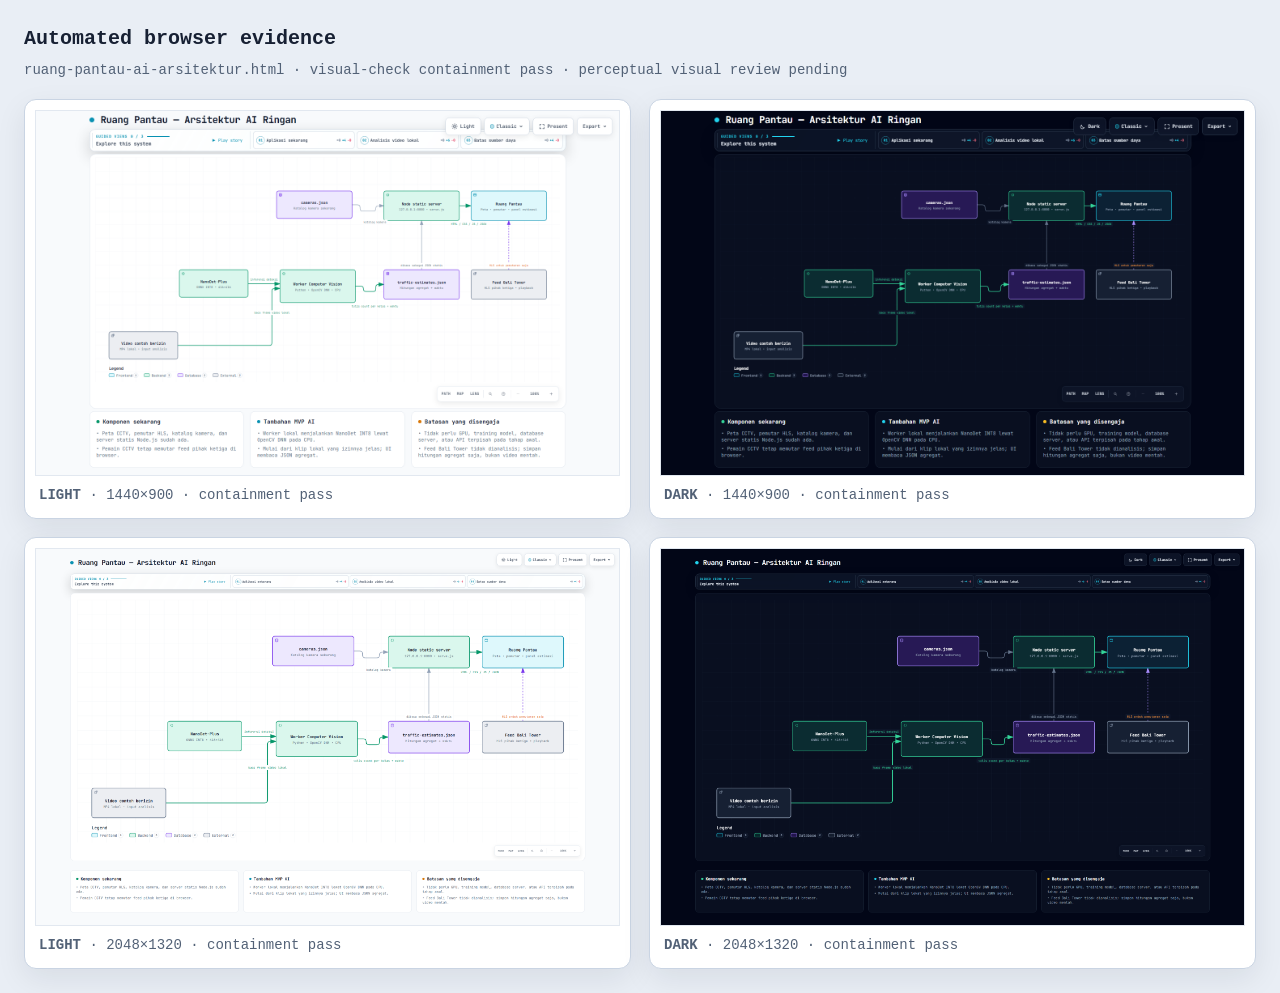
<file: ruang-pantau-ai-arsitektur.visual-check.html>
<!doctype html>
<html lang="en">
<head>
<meta charset="utf-8">
<meta name="viewport" content="width=device-width,initial-scale=1">
<title>Archify automated browser evidence · ruang-pantau-ai-arsitektur.html</title>
<style>
*{box-sizing:border-box}body{margin:0;padding:24px;background:#e9eef5;color:#172033;font:14px/1.5 ui-monospace,SFMono-Regular,Menlo,Consolas,monospace}header{max-width:1500px;margin:0 auto 18px}h1{margin:0 0 6px;font-size:20px}p{margin:0;color:#526176}.grid{max-width:1500px;margin:auto;display:grid;grid-template-columns:repeat(2,minmax(0,1fr));gap:18px}figure{margin:0;padding:10px;background:white;border:1px solid #c9d4e3;border-radius:12px;box-shadow:0 10px 30px rgba(15,23,42,.08)}img{display:block;width:100%;height:auto;border:1px solid #e2e8f0}figcaption{padding:9px 4px 2px;color:#526176}@media(max-width:900px){.grid{grid-template-columns:1fr}}
</style>
</head>
<body>
<header><h1>Automated browser evidence</h1><p>ruang-pantau-ai-arsitektur.html · visual-check containment pass · perceptual visual review pending</p></header>
<main class="grid">
      <figure>
        <img src="ruang-pantau-ai-arsitektur.visual-check.1440x900.light.png" alt="light 1440 by 900">
        <figcaption><strong>LIGHT</strong> · 1440×900 · containment pass</figcaption>
      </figure>
      <figure>
        <img src="ruang-pantau-ai-arsitektur.visual-check.1440x900.dark.png" alt="dark 1440 by 900">
        <figcaption><strong>DARK</strong> · 1440×900 · containment pass</figcaption>
      </figure>
      <figure>
        <img src="ruang-pantau-ai-arsitektur.visual-check.2048x1320.light.png" alt="light 2048 by 1320">
        <figcaption><strong>LIGHT</strong> · 2048×1320 · containment pass</figcaption>
      </figure>
      <figure>
        <img src="ruang-pantau-ai-arsitektur.visual-check.2048x1320.dark.png" alt="dark 2048 by 1320">
        <figcaption><strong>DARK</strong> · 2048×1320 · containment pass</figcaption>
      </figure>
</main>
</body>
</html>
</file>
